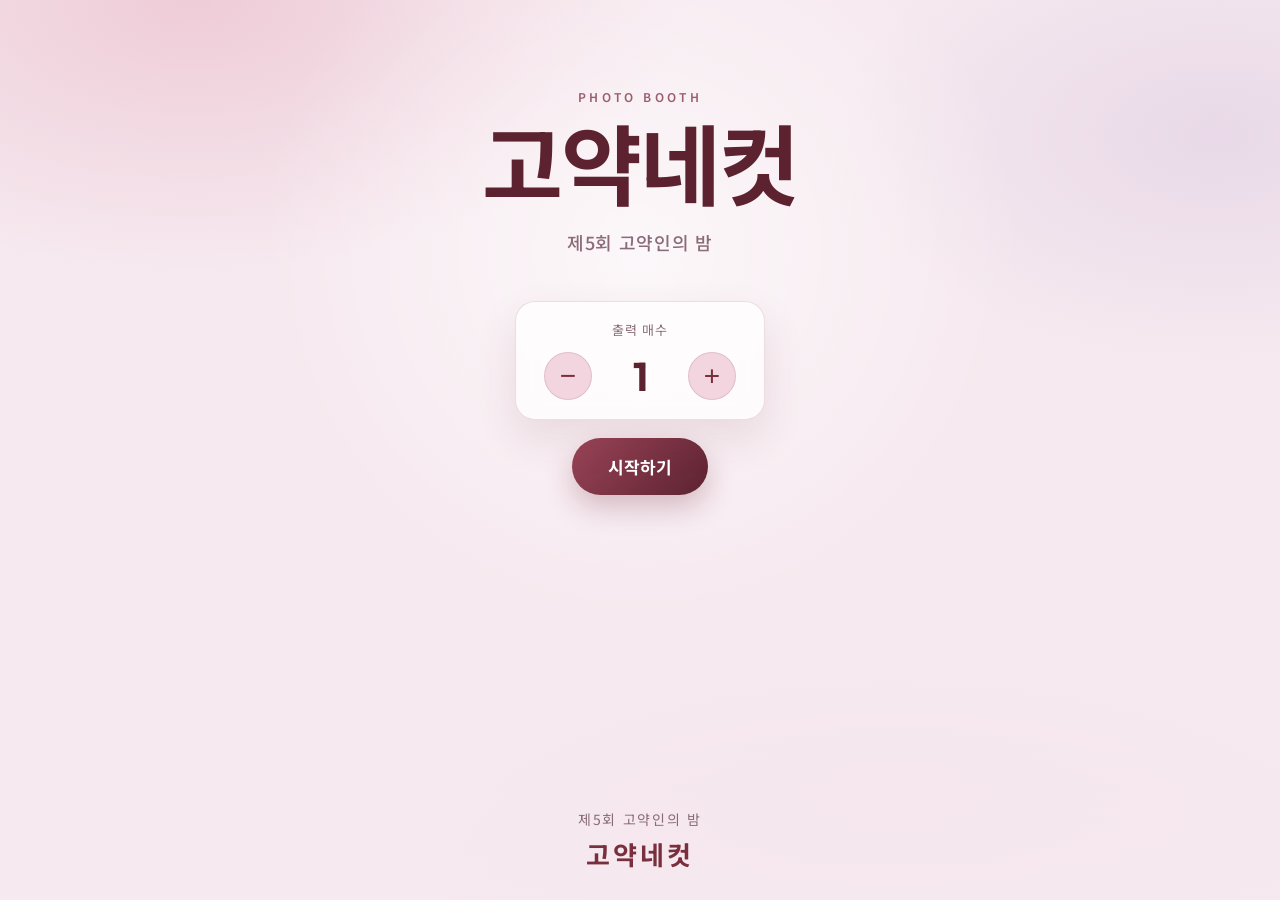
<file: index.html>
<!DOCTYPE html>
<html lang="ko">
<head>
  <meta charset="UTF-8" />
  <meta name="viewport" content="width=device-width, initial-scale=1, maximum-scale=1, user-scalable=no, viewport-fit=cover" />
  <meta name="apple-mobile-web-app-capable" content="yes" />
  <meta name="apple-mobile-web-app-status-bar-style" content="default" />
  <meta name="theme-color" content="#F6E9EF" />
  <title>고약네컷 — 제5회 고약인의 밤</title>
  <link rel="preconnect" href="https://fonts.googleapis.com" />
  <link rel="preconnect" href="https://fonts.gstatic.com" crossorigin />
  <link href="https://fonts.googleapis.com/css2?family=Outfit:wght@500;600;700&family=Noto+Sans+KR:wght@400;500;700&display=swap" rel="stylesheet" />
  <link rel="stylesheet" href="css/styles.css" />
  <script src="js/qrcode.min.js"></script>
</head>
<body>
  <div id="app">
    <section id="screen-start" class="screen active">
      <div class="start-bg"></div>
      <div class="start-content">
        <p class="eyebrow">PHOTO BOOTH</p>
        <h1 class="brand">고약네컷</h1>
        <p class="subtitle">제5회 고약인의 밤</p>
        <div class="qty-panel">
          <span class="qty-label">출력 매수</span>
          <div class="qty-controls">
            <button type="button" class="qty-btn" id="qty-minus" aria-label="감소">−</button>
            <span class="qty-value" id="qty-value">1</span>
            <button type="button" class="qty-btn" id="qty-plus" aria-label="증가">+</button>
          </div>
        </div>
        <button type="button" class="btn btn-primary" id="btn-start">시작하기</button>
      </div>
      <footer class="event-footer">
        <p>제5회 고약인의 밤</p>
        <p class="footer-brand">고약네컷</p>
      </footer>
    </section>

    <!-- 2. 프레임 선택 — 100×148mm 레이아웃 미리보기 -->
    <section id="screen-frame" class="screen">
      <header class="topbar">
        <button type="button" class="btn-text" data-back="start">← 뒤로</button>
        <h2>프레임 선택</h2>
        <span class="topbar-spacer"></span>
      </header>
      <div class="frame-layout">
        <div class="frame-preview-wrap">
          <div class="guide-frame" id="guide-frame">
            <div class="guide-safe"></div>
            <div class="guide-slot" data-n="1"><span>1</span></div>
            <div class="guide-slot" data-n="2"><span>2</span></div>
            <div class="guide-slot" data-n="3"><span>3</span></div>
            <div class="guide-slot" data-n="4"><span>4</span></div>
            <div class="frame-chrome" id="preview-chrome"></div>
          </div>
          <p class="hint">원하는 프레임을 선택하세요</p>
        </div>
        <div class="frame-picker">
          <div class="frame-grid" id="frame-grid"></div>
          <button type="button" class="btn btn-primary" id="btn-frame-next" disabled>다음</button>
        </div>
      </div>
    </section>

    <section id="screen-capture" class="screen">
      <header class="topbar">
        <button type="button" class="btn-text" data-back="frame">← 뒤로</button>
        <h2>사진 촬영</h2>
        <span class="progress-badge" id="capture-progress">0/8</span>
      </header>
      <div class="capture-stage">
        <div class="camera-viewport" id="camera-viewport">
          <video id="capture-video" autoplay playsinline muted></video>
          <canvas id="capture-canvas" hidden></canvas>
          <div class="shot-progress" id="shot-progress" aria-live="polite">0/8</div>
          <div class="countdown" id="countdown" hidden></div>
          <div class="shutter-flash" id="shutter-flash"></div>
          <img id="capture-result" class="capture-result" alt="촬영 결과" hidden />
        </div>
        <button type="button" class="btn btn-primary btn-large" id="btn-shoot">촬영시작</button>
      </div>
    </section>

    <section id="screen-select" class="screen">
      <header class="topbar">
        <button type="button" class="btn-text" id="btn-retake">재촬영</button>
        <h2>사진 선택 <span id="select-count">(0/4)</span></h2>
        <span class="topbar-spacer"></span>
      </header>
      <div class="select-layout">
        <div class="select-frame-preview guide-frame" id="select-frame-preview">
          <div class="guide-slot slot" data-slot="0"><span>1</span><img alt="" /></div>
          <div class="guide-slot slot" data-slot="1"><span>2</span><img alt="" /></div>
          <div class="guide-slot slot" data-slot="2"><span>3</span><img alt="" /></div>
          <div class="guide-slot slot" data-slot="3"><span>4</span><img alt="" /></div>
          <div class="frame-chrome select-chrome" id="select-chrome"></div>
        </div>
        <div class="thumb-panel">
          <p class="hint">원하는 사진 4장을 순서대로 선택하세요</p>
          <div class="thumb-grid" id="thumb-grid"></div>
          <button type="button" class="btn btn-primary" id="btn-select-next" disabled>합성하기</button>
        </div>
      </div>
    </section>

    <section id="screen-compose" class="screen">
      <header class="topbar">
        <span class="topbar-spacer"></span>
        <h2>사진 합성</h2>
        <span class="topbar-spacer"></span>
      </header>
      <div class="compose-layout">
        <div class="compose-preview-wrap">
          <img id="compose-preview" alt="합성 미리보기" />
          <p class="hint" id="compose-status">고해상도 이미지를 생성하고 있습니다…</p>
        </div>
        <div class="compose-side">
          <div class="qr-box">
            <canvas id="compose-qr-canvas" width="180" height="180"></canvas>
            <p>QR을 스캔하면<br />사진이 바로 열립니다</p>
          </div>
          <button type="button" class="btn btn-primary" id="btn-compose-next" disabled>인쇄하기</button>
        </div>
      </div>
    </section>

    <section id="screen-print" class="screen">
      <header class="topbar">
        <span class="topbar-spacer"></span>
        <h2>사진 인쇄</h2>
        <span class="topbar-spacer"></span>
      </header>
      <div class="print-layout">
        <div class="print-preview-wrap">
          <img id="print-preview" alt="인쇄 미리보기" />
        </div>
        <div class="print-side">
          <div class="qr-box">
            <canvas id="qr-canvas" width="180" height="180"></canvas>
            <p>QR코드를 스캔하여<br />사진을 다운로드하세요</p>
          </div>
          <p class="print-status" id="print-status">CP1500으로 인쇄를 준비합니다…</p>
          <div class="print-actions">
            <button type="button" class="btn btn-primary" id="btn-print">인쇄 시작</button>
            <button type="button" class="btn btn-secondary" id="btn-download">사진 저장</button>
            <button type="button" class="btn btn-secondary" id="btn-home">처음 화면으로</button>
          </div>
        </div>
      </div>
    </section>
  </div>

  <div id="print-area" aria-hidden="true">
    <img id="print-image" alt="" />
  </div>

  <script src="js/audio.js"></script>
  <script src="js/camera.js"></script>
  <script src="js/compose.js"></script>
  <script src="js/share.js"></script>
  <script src="js/app.js"></script>
</body>
</html>
</file>
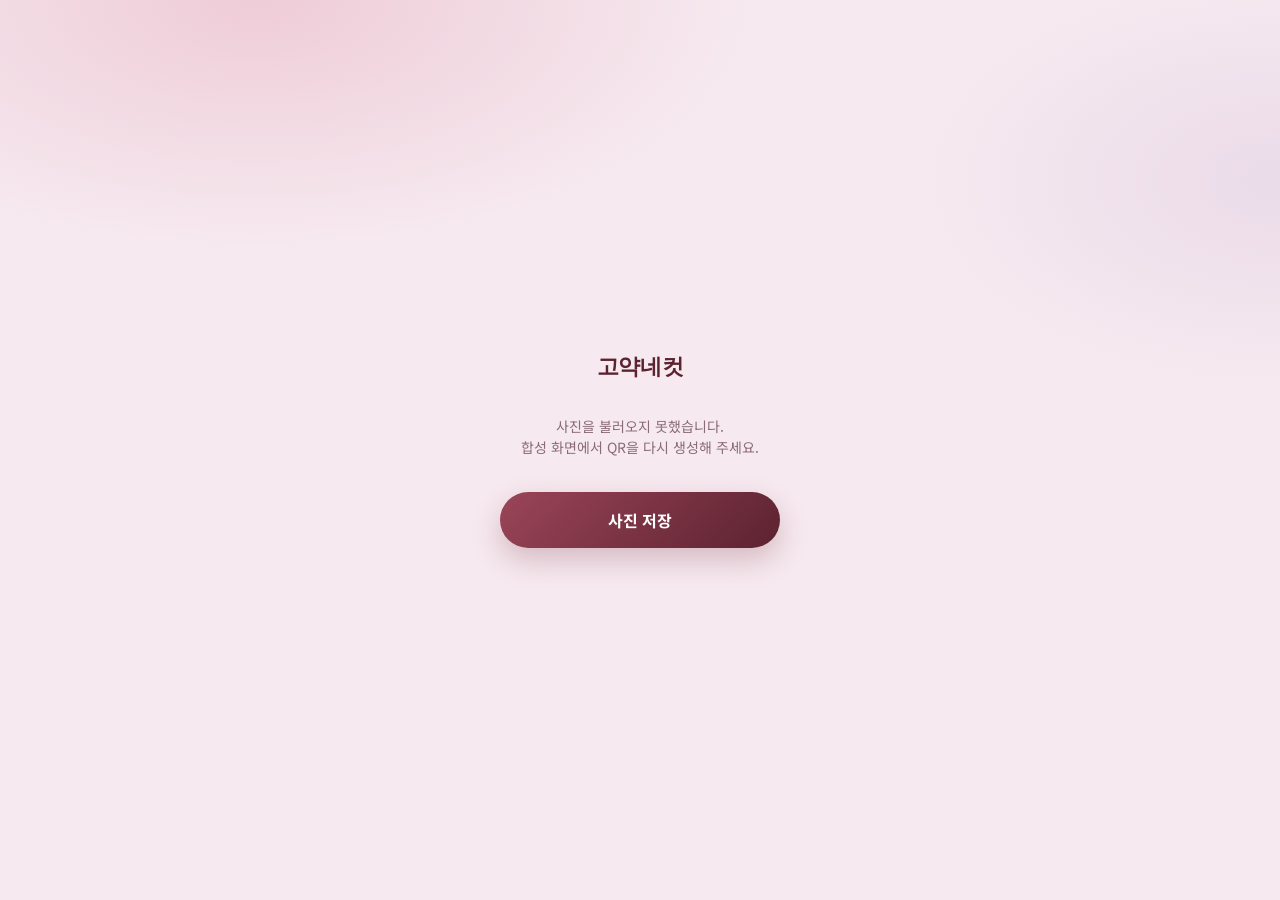
<file: download.html>
<!DOCTYPE html>
<html lang="ko">
<head>
  <meta charset="UTF-8" />
  <meta name="viewport" content="width=device-width, initial-scale=1, maximum-scale=1, viewport-fit=cover" />
  <meta name="theme-color" content="#F6E9EF" />
  <title>고약네컷 사진 저장</title>
  <link href="https://fonts.googleapis.com/css2?family=Outfit:wght@600;700&family=Noto+Sans+KR:wght@500;700&display=swap" rel="stylesheet" />
  <style>
    * { box-sizing: border-box; }
    body {
      margin: 0;
      min-height: 100vh;
      background:
        radial-gradient(ellipse 70% 50% at 20% 0%, rgba(232, 180, 196, 0.55), transparent 55%),
        radial-gradient(ellipse 55% 45% at 100% 20%, rgba(217, 198, 224, 0.4), transparent 50%),
        #F6E9EF;
      color: #3A2430;
      font-family: "Noto Sans KR", sans-serif;
      display: flex;
      flex-direction: column;
      align-items: center;
      justify-content: center;
      padding: 24px;
      gap: 20px;
    }
    h1 {
      margin: 0;
      font-family: "Outfit", sans-serif;
      font-size: 22px;
      font-weight: 700;
      color: #5C2230;
      letter-spacing: -0.02em;
    }
    #photo {
      max-width: min(100%, 420px);
      max-height: 65vh;
      border-radius: 16px;
      border: 1px solid rgba(122, 47, 63, 0.12);
      background: #fff;
      box-shadow: 0 18px 40px rgba(122, 47, 63, 0.12);
      display: none;
    }
    #msg {
      color: #8A6B78;
      text-align: center;
      line-height: 1.5;
      font-size: 14px;
      white-space: pre-line;
    }
    .btn {
      display: block;
      width: min(280px, 100%);
      text-align: center;
      text-decoration: none;
      border-radius: 999px;
      padding: 16px 24px;
      font-size: 16px;
      font-weight: 700;
      background: linear-gradient(135deg, #9A4558, #5C2230);
      color: #fff;
      box-shadow: 0 12px 28px rgba(122, 47, 63, 0.25);
    }
  </style>
</head>
<body>
  <h1>고약네컷</h1>
  <p id="msg">사진을 불러오는 중…</p>
  <img id="photo" alt="고약네컷 사진" />
  <a class="btn" id="btn-save" hidden>사진 저장</a>

  <script src="js/share.js"></script>
  <script>
    (async function () {
      const params = new URLSearchParams(location.search);
      const imgParam = params.get("img");
      const id = params.get("v");
      const msg = document.getElementById("msg");
      const photo = document.getElementById("photo");
      const btnSave = document.getElementById("btn-save");

      try {
        let href = null;

        if (imgParam) {
          href = decodeURIComponent(imgParam);
          photo.src = href;
        } else if (id && typeof PhotoShare !== "undefined") {
          const row = await PhotoShare.loadLocal(id);
          if (!row || !row.dataUrl) throw new Error("not found");
          href = row.dataUrl;
          photo.src = href;
        } else {
          throw new Error("no photo");
        }

        await new Promise((res, rej) => {
          photo.onload = res;
          photo.onerror = rej;
        });

        photo.style.display = "block";
        msg.textContent = "사진을 길게 누르거나\n아래 버튼으로 저장하세요";
        btnSave.hidden = false;
        btnSave.href = href;
        btnSave.setAttribute("download", "goyak-necut.jpg");
        if (!href.startsWith("data:")) {
          btnSave.target = "_blank";
          btnSave.rel = "noopener";
        } else {
          setTimeout(() => {
            const a = document.createElement("a");
            a.href = href;
            a.download = "goyak-necut.jpg";
            document.body.appendChild(a);
            a.click();
            a.remove();
          }, 300);
        }
      } catch (e) {
        console.error(e);
        msg.textContent = "사진을 불러오지 못했습니다.\n합성 화면에서 QR을 다시 생성해 주세요.";
      }
    })();
  </script>
</body>
</html>
</file>
<file: css/styles.css>
:root {
  /* 파스텔 + 버건디 */
  --bg-deep: #F6E9EF;
  --bg-panel: #FBF3F6;
  --bg-elevated: #FFFFFF;
  --burgundy: #7A2F3F;
  --burgundy-deep: #5C2230;
  --blush: #E8B4C4;
  --blush-soft: #F2D5DE;
  --mist: #D9C6E0;
  --ink: #3A2430;
  --muted: #8A6B78;
  --line: rgba(122, 47, 63, 0.14);
  --radius: 20px;
  --shadow: 0 18px 40px rgba(122, 47, 63, 0.12);
  --font-display: "Outfit", "Noto Sans KR", sans-serif;
  --font-body: "Noto Sans KR", sans-serif;
  /* 하위 호환 별칭 */
  --gold: var(--burgundy);
  --gold-soft: var(--burgundy);
}

*,
*::before,
*::after {
  box-sizing: border-box;
  -webkit-tap-highlight-color: transparent;
}

html,
body {
  margin: 0;
  height: 100%;
  overflow: hidden;
  background: var(--bg-deep);
  color: var(--ink);
  font-family: var(--font-body);
  touch-action: manipulation;
}

body {
  background:
    radial-gradient(ellipse 70% 55% at 15% 0%, rgba(232, 180, 196, 0.55), transparent 55%),
    radial-gradient(ellipse 60% 50% at 95% 15%, rgba(217, 198, 224, 0.45), transparent 50%),
    radial-gradient(ellipse 70% 45% at 70% 100%, rgba(122, 47, 63, 0.08), transparent 55%),
    var(--bg-deep);
}

#app {
  height: 100%;
  width: 100%;
  position: relative;
}

.screen {
  display: none;
  height: 100%;
  width: 100%;
  padding: max(16px, env(safe-area-inset-top)) 24px max(16px, env(safe-area-inset-bottom));
  flex-direction: column;
  animation: fadeIn 0.35s ease;
}

.screen.active {
  display: flex;
}

@keyframes fadeIn {
  from { opacity: 0; transform: translateY(8px); }
  to { opacity: 1; transform: none; }
}

/* —— Start —— */
#screen-start {
  justify-content: space-between;
  align-items: center;
  text-align: center;
  position: relative;
  overflow: hidden;
}

.start-bg {
  position: absolute;
  inset: 0;
  background:
    radial-gradient(circle at 50% 28%, rgba(255, 255, 255, 0.65), transparent 42%),
    linear-gradient(180deg, transparent 55%, rgba(246, 233, 239, 0.95) 100%);
  pointer-events: none;
}

.start-content {
  position: relative;
  z-index: 1;
  display: flex;
  flex-direction: column;
  align-items: center;
  gap: 18px;
  margin-top: 8vh;
}

.eyebrow {
  letter-spacing: 0.28em;
  font-size: 12px;
  color: var(--burgundy);
  margin: 0;
  font-weight: 600;
  opacity: 0.75;
}

.brand {
  font-family: var(--font-display);
  font-size: clamp(52px, 11vw, 88px);
  font-weight: 700;
  margin: 0;
  line-height: 1;
  color: var(--burgundy-deep);
  letter-spacing: -0.02em;
  animation: brandFloat 3.2s ease-in-out infinite alternate;
}

@keyframes brandFloat {
  from { transform: translateY(0); text-shadow: 0 8px 24px rgba(122, 47, 63, 0.08); }
  to { transform: translateY(-4px); text-shadow: 0 16px 36px rgba(122, 47, 63, 0.16); }
}

.subtitle {
  margin: 0;
  font-size: 18px;
  color: var(--muted);
  letter-spacing: 0.04em;
  font-weight: 500;
}

.qty-panel {
  margin-top: 28px;
  padding: 18px 28px;
  background: rgba(255, 255, 255, 0.72);
  border: 1px solid var(--line);
  border-radius: var(--radius);
  display: flex;
  flex-direction: column;
  gap: 12px;
  min-width: 220px;
  backdrop-filter: blur(10px);
  box-shadow: var(--shadow);
}

.qty-label {
  font-size: 13px;
  color: var(--muted);
  letter-spacing: 0.06em;
}

.qty-controls {
  display: flex;
  align-items: center;
  justify-content: center;
  gap: 24px;
}

.qty-btn {
  width: 48px;
  height: 48px;
  border-radius: 50%;
  border: 1px solid var(--line);
  background: var(--blush-soft);
  color: var(--burgundy);
  font-size: 28px;
  line-height: 1;
  cursor: pointer;
}

.qty-btn:active {
  transform: scale(0.94);
  background: var(--burgundy);
  color: #fff;
}

.qty-value {
  font-family: var(--font-display);
  font-size: 40px;
  min-width: 48px;
  color: var(--burgundy-deep);
  font-weight: 700;
}

.event-footer {
  position: relative;
  z-index: 1;
  text-align: center;
  padding-bottom: 12px;
}

.event-footer p {
  margin: 0;
  color: var(--muted);
  font-size: 14px;
  letter-spacing: 0.12em;
}

.event-footer .footer-brand {
  margin-top: 6px;
  font-family: var(--font-display);
  font-size: 26px;
  color: var(--burgundy);
  letter-spacing: 0.12em;
  font-weight: 700;
}

/* —— Buttons —— */
.btn {
  border: none;
  border-radius: 999px;
  padding: 16px 36px;
  font-family: var(--font-body);
  font-size: 17px;
  font-weight: 700;
  cursor: pointer;
  transition: transform 0.15s ease, opacity 0.15s ease, background 0.15s ease;
}

.btn:disabled {
  opacity: 0.4;
  cursor: not-allowed;
}

.btn:not(:disabled):active {
  transform: scale(0.97);
}

.btn-primary {
  background: linear-gradient(135deg, #9A4558, var(--burgundy-deep));
  color: #fff;
  box-shadow: 0 12px 28px rgba(122, 47, 63, 0.28);
}

.btn-secondary {
  background: rgba(255, 255, 255, 0.7);
  color: var(--burgundy);
  border: 1px solid var(--line);
}

.btn-large {
  padding: 20px 56px;
  font-size: 20px;
}

.btn-text {
  background: none;
  border: none;
  color: var(--muted);
  font-size: 15px;
  cursor: pointer;
  padding: 8px;
}

.topbar {
  display: flex;
  align-items: center;
  justify-content: space-between;
  margin-bottom: 12px;
  flex-shrink: 0;
}

.topbar h2 {
  margin: 0;
  font-size: 18px;
  font-weight: 500;
  letter-spacing: 0.04em;
}

.topbar-spacer {
  width: 64px;
}

.progress-badge {
  min-width: 64px;
  text-align: right;
  font-variant-numeric: tabular-nums;
  color: var(--gold);
  font-weight: 700;
}

.hint {
  color: var(--muted);
  font-size: 13px;
  text-align: center;
  margin: 8px 0 0;
}

/* —— Frame select —— */
.frame-layout,
.select-layout,
.compose-layout,
.print-layout {
  flex: 1;
  display: grid;
  grid-template-columns: 1.1fr 1fr;
  gap: 24px;
  min-height: 0;
  align-items: stretch;
}

.frame-preview-wrap,
.compose-preview-wrap,
.print-preview-wrap {
  display: flex;
  flex-direction: column;
  align-items: center;
  justify-content: center;
  min-height: 0;
}

.live-frame {
  position: relative;
  width: min(42vh, 100%);
  aspect-ratio: 1080 / 1920;
  background: #111;
  border-radius: 12px;
  overflow: hidden;
  box-shadow: var(--shadow);
  border: 1px solid var(--line);
}

.live-frame video,
#capture-video {
  width: 100%;
  height: 100%;
  object-fit: cover;
  transform: scaleX(-1);
}

.slot-overlay {
  position: absolute;
  inset: 8% 7% 14% 7%;
  display: grid;
  grid-template-columns: 1fr 1fr;
  grid-template-rows: 1fr 1fr;
  gap: 3%;
  pointer-events: none;
  z-index: 2;
}

.slot-label {
  border: 1px dashed rgba(255, 255, 255, 0.45);
  display: flex;
  align-items: center;
  justify-content: center;
  color: rgba(255, 255, 255, 0.7);
  font-family: var(--font-display);
  font-size: 28px;
  background: rgba(0, 0, 0, 0.15);
}

.frame-chrome {
  position: absolute;
  inset: 0;
  pointer-events: none;
  z-index: 3;
  background-size: cover;
  background-position: center;
  background-repeat: no-repeat;
}

.frame-chrome.white-frame {
  box-shadow: inset 0 0 0 14px #f7f4ec;
  background:
    linear-gradient(#f7f4ec, #f7f4ec) top / 100% 8% no-repeat,
    linear-gradient(#f7f4ec, #f7f4ec) bottom / 100% 12% no-repeat,
    linear-gradient(#f7f4ec, #f7f4ec) left / 7% 100% no-repeat,
    linear-gradient(#f7f4ec, #f7f4ec) right / 7% 100% no-repeat;
}

.frame-chrome.white-frame::after,
.frame-chrome.black-frame::after {
  content: "고약네컷";
  position: absolute;
  bottom: 3.5%;
  left: 0;
  right: 0;
  text-align: center;
  font-family: var(--font-display);
  font-size: clamp(14px, 2.4vh, 22px);
  letter-spacing: 0.18em;
}

.frame-chrome.white-frame::after {
  color: #2a2418;
}

.frame-chrome.black-frame {
  box-shadow: inset 0 0 0 14px #0a0a0a;
  background:
    linear-gradient(#0a0a0a, #0a0a0a) top / 100% 8% no-repeat,
    linear-gradient(#0a0a0a, #0a0a0a) bottom / 100% 12% no-repeat,
    linear-gradient(#0a0a0a, #0a0a0a) left / 7% 100% no-repeat,
    linear-gradient(#0a0a0a, #0a0a0a) right / 7% 100% no-repeat;
}

.frame-chrome.black-frame::after {
  color: #f0e6c8;
}

.frame-chrome.custom-frame {
  background-color: transparent;
  background-size: 100% 100%;
  background-position: center;
  background-repeat: no-repeat;
  z-index: 5;
}

.guide-frame.theme-custom {
  background: #111;
}

.guide-frame.theme-custom .guide-safe,
.guide-frame.theme-custom .guide-slot {
  /* 프레임 이미지가 슬롯을 보여 주므로 가이드 선은 약하게 */
  opacity: 0.35;
}

.frame-grid {
  grid-template-columns: repeat(auto-fill, minmax(120px, 1fr)) !important;
}

.frame-picker {
  display: flex;
  flex-direction: column;
  gap: 16px;
  justify-content: center;
}

.frame-grid {
  display: grid;
  grid-template-columns: repeat(2, 1fr);
  gap: 12px;
  max-height: 50vh;
  overflow: auto;
}

.frame-card {
  aspect-ratio: 2 / 3;
  border-radius: 12px;
  border: 2px solid transparent;
  background: var(--bg-elevated);
  cursor: pointer;
  overflow: hidden;
  position: relative;
  display: flex;
  align-items: flex-end;
  justify-content: center;
  padding-bottom: 10px;
}

.frame-card.selected {
  border-color: var(--burgundy);
  box-shadow: 0 0 0 3px rgba(122, 47, 63, 0.18);
}

.frame-card span {
  font-size: 13px;
  color: var(--ink);
  background: rgba(0, 0, 0, 0.45);
  padding: 4px 10px;
  border-radius: 999px;
  z-index: 1;
}

.frame-card.white { background: #F6E9EF; }
.frame-card.white span { color: #5C2230; background: rgba(255,255,255,0.75); }
.frame-card.black { background: #5C2230; }
.frame-card.custom {
  background-size: cover;
  background-position: center;
}

.frame-add {
  display: inline-flex;
  align-items: center;
  justify-content: center;
  text-align: center;
  cursor: pointer;
}

/* —— Capture —— */
.capture-stage {
  flex: 1;
  display: flex;
  flex-direction: column;
  align-items: center;
  justify-content: center;
  gap: 20px;
  min-height: 0;
}

.camera-viewport {
  position: relative;
  width: min(92vw, 70vh * 2 / 3);
  aspect-ratio: 2 / 3;
  border-radius: 16px;
  overflow: hidden;
  background: #000;
  box-shadow: var(--shadow);
  border: 1px solid var(--line);
}

.countdown {
  position: absolute;
  inset: 0;
  display: flex;
  align-items: center;
  justify-content: center;
  font-family: var(--font-display);
  font-size: clamp(96px, 28vw, 180px);
  color: #fff;
  text-shadow: 0 8px 40px rgba(0, 0, 0, 0.6);
  background: rgba(0, 0, 0, 0.28);
  z-index: 5;
  animation: countPop 0.45s ease;
}

@keyframes countPop {
  from { transform: scale(1.35); opacity: 0.2; }
  to { transform: scale(1); opacity: 1; }
}

.shutter-flash {
  position: absolute;
  inset: 0;
  background: #fff;
  opacity: 0;
  pointer-events: none;
  z-index: 6;
}

.shutter-flash.on {
  animation: flash 0.25s ease;
}

@keyframes flash {
  0% { opacity: 0.9; }
  100% { opacity: 0; }
}

.capture-result {
  position: absolute;
  inset: 0;
  width: 100%;
  height: 100%;
  object-fit: cover;
  z-index: 4;
}

/* —— Select (가이드 절대좌표만 사용, grid 금지) —— */
.select-chrome {
  z-index: 3;
  pointer-events: none;
}

.thumb-panel {
  display: flex;
  flex-direction: column;
  gap: 12px;
  min-height: 0;
}

.thumb-grid {
  display: grid;
  grid-template-columns: repeat(4, 1fr);
  gap: 10px;
  overflow: auto;
  flex: 1;
  align-content: start;
}

.thumb {
  position: relative;
  aspect-ratio: 1080 / 1920;
  border-radius: 10px;
  overflow: hidden;
  border: 2px solid transparent;
  cursor: pointer;
  background: #000;
}

.thumb img {
  width: 100%;
  height: 100%;
  object-fit: cover;
  display: block;
}

.thumb.selected {
  border-color: var(--burgundy);
}

.thumb .order {
  position: absolute;
  top: 6px;
  right: 6px;
  width: 26px;
  height: 26px;
  border-radius: 50%;
  background: var(--burgundy);
  color: #fff;
  font-size: 13px;
  font-weight: 700;
  display: none;
  align-items: center;
  justify-content: center;
}

.thumb.selected .order {
  display: flex;
}

/* —— Compose / Print —— */
#compose-preview,
#print-preview {
  aspect-ratio: 1080 / 1920 !important;
  width: min(48vh, 100%);
  background: #111;
}

.compose-layout,
.print-layout {
  align-items: center;
}

.print-side {
  display: flex;
  flex-direction: column;
  align-items: center;
  gap: 20px;
}

.qr-box {
  background: rgba(255, 255, 255, 0.92);
  color: var(--ink);
  border-radius: 18px;
  padding: 20px;
  text-align: center;
  box-shadow: var(--shadow);
  border: 1px solid var(--line);
}

.qr-box canvas {
  width: 180px !important;
  height: 180px !important;
  display: block;
  margin: 0 auto 12px;
}

.qr-box p {
  margin: 0;
  font-size: 14px;
  line-height: 1.5;
}

.print-status {
  color: var(--muted);
  text-align: center;
  min-height: 1.4em;
}

.print-actions {
  display: flex;
  flex-direction: column;
  gap: 10px;
  width: min(280px, 100%);
}

.print-actions .btn {
  width: 100%;
}

/* —— Print media (4x6 inch) —— */
#print-area {
  display: none;
}

@media print {
  @page {
    size: 100mm 148mm;
    margin: 0;
  }

  html,
  body {
    background: #fff !important;
    margin: 0 !important;
    padding: 0 !important;
    width: 100mm;
    height: 148mm;
    overflow: hidden;
  }

  #app {
    display: none !important;
  }

  #print-area {
    display: block !important;
    width: 100mm;
    height: 148mm;
    margin: 0;
    padding: 0;
  }

  #print-image {
    display: block;
    width: 100mm;
    height: 148mm;
    object-fit: fill;
  }
}

/* —— Responsive —— */
@media (max-width: 900px), (orientation: portrait) {
  .frame-layout,
  .select-layout,
  .compose-layout,
  .print-layout {
    grid-template-columns: 1fr;
    grid-template-rows: auto 1fr;
  }

  .live-frame,
  .select-frame-preview,
  #compose-preview,
  #print-preview {
    width: min(46vw, 36vh);
  }

  .camera-viewport {
    width: min(88vw, 58vh * 2 / 3);
  }
}


/* —— Frame picker only (no live preview) —— */
.frame-picker-only {
  flex: 1;
  display: flex;
  flex-direction: column;
  align-items: center;
  justify-content: center;
  gap: 20px;
  min-height: 0;
  max-width: 720px;
  margin: 0 auto;
  width: 100%;
}

.frame-picker-only .frame-grid {
  width: 100%;
  max-height: none;
  flex: 1;
  grid-template-columns: repeat(auto-fill, minmax(140px, 1fr));
}

.frame-picker-only .frame-add,
.frame-picker-only .btn-primary {
  min-width: 220px;
}

/* —— Capture progress overlay —— */
.progress-badge {
  min-width: 72px;
  padding: 6px 12px;
  border-radius: 999px;
  background: rgba(122, 47, 63, 0.1);
  border: 1px solid var(--line);
  text-align: center;
  font-variant-numeric: tabular-nums;
  color: var(--burgundy);
  font-weight: 700;
  font-size: 18px;
}

.shot-progress {
  position: absolute;
  top: 14px;
  right: 14px;
  z-index: 8;
  min-width: 72px;
  padding: 10px 16px;
  border-radius: 999px;
  background: rgba(92, 34, 48, 0.78);
  border: 1px solid rgba(242, 213, 222, 0.45);
  color: #F6E9EF;
  font-weight: 700;
  font-size: 22px;
  font-variant-numeric: tabular-nums;
  text-align: center;
  pointer-events: none;
  backdrop-filter: blur(6px);
}

.camera-viewport {
  aspect-ratio: 2 / 3;
}

/* —— Compose side QR —— */
.compose-side {
  display: flex;
  flex-direction: column;
  align-items: center;
  justify-content: center;
  gap: 20px;
}

.compose-layout {
  grid-template-columns: 1.1fr 0.9fr;
}

#compose-preview,
#print-preview {
  aspect-ratio: 1080 / 1920;
}

/* —— Viewer —— */
.viewer {
  position: fixed;
  inset: 0;
  z-index: 100;
  background: var(--bg-deep);
  display: flex;
  flex-direction: column;
  align-items: center;
  justify-content: center;
  gap: 20px;
  padding: 24px;
}

.viewer[hidden] {
  display: none !important;
}

.viewer img {
  max-width: min(100%, 420px);
  max-height: 70vh;
  object-fit: contain;
  border-radius: 12px;
  border: 1px solid var(--line);
}

.viewer-actions {
  display: flex;
  gap: 12px;
  flex-wrap: wrap;
  justify-content: center;
}



/* —— Guide frame 100×148 (1181×1748 @300dpi) —— */
.guide-frame {
  position: relative;
  width: min(42vh, 100%);
  aspect-ratio: 1080 / 1920;
  background: #F6E9EF;
  border-radius: 10px;
  overflow: hidden;
  box-shadow: var(--shadow);
  border: 1px solid var(--line);
}

.guide-frame.theme-black { background: #5C2230; }
.guide-frame.theme-white { background: #F6E9EF; }

.guide-safe {
  position: absolute;
  top: calc(100% * 40 / 1920);
  left: calc(100% * 30 / 1080);
  right: calc(100% * 30 / 1080);
  bottom: calc(100% * 200 / 1920);
  border: 1px dashed rgba(220, 60, 60, 0.45);
  pointer-events: none;
  z-index: 1;
}

/* 슬롯 510×755 @ (55,48) (616,48) (55,845) (616,845) */
.guide-slot {
  position: absolute !important;
  width: calc(100% * 466 / 1080);
  height: calc(100% * 668 / 1920);
  background: #1a1a1a;
  border: 1px solid rgba(160, 100, 200, 0.45);
  display: flex;
  align-items: center;
  justify-content: center;
  overflow: hidden;
  z-index: 2;
  box-sizing: border-box;
  margin: 0;
  padding: 0;
}

.guide-slot[data-n="1"],
.guide-slot[data-slot="0"] { left: calc(100% * 64 / 1080); top: calc(100% * 78 / 1920); }
.guide-slot[data-n="2"],
.guide-slot[data-slot="1"] { left: calc(100% * 550 / 1080); top: calc(100% * 78 / 1920); }
.guide-slot[data-n="3"],
.guide-slot[data-slot="2"] { left: calc(100% * 64 / 1080); top: calc(100% * 754 / 1920); }
.guide-slot[data-n="4"],
.guide-slot[data-slot="3"] { left: calc(100% * 550 / 1080); top: calc(100% * 754 / 1920); }

.guide-slot > span {
  color: rgba(255,255,255,0.45);
  font-family: var(--font-display);
  font-size: clamp(22px, 4vh, 36px);
  z-index: 1;
}

.guide-slot img {
  position: absolute;
  inset: 0;
  width: 100%;
  height: 100%;
  object-fit: cover;
  display: none;
  z-index: 2;
}

.guide-slot.has-photo > span { display: none; }
.guide-slot.has-photo img { display: block; }

/* 하단 문구 CAPTION y=1648 h=100 */
.guide-caption {
  position: absolute;
  left: 0;
  right: 0;
  top: calc(100% * 1480 / 1920);
  height: calc(100% * 440 / 1920);
  display: flex;
  flex-direction: column;
  justify-content: center;
  padding: 0 4% 0 4%;
  z-index: 2;
  border-top: 1px dashed rgba(122, 47, 63, 0.25);
  box-sizing: border-box;
}

.guide-caption-title {
  font-family: var(--font-display);
  font-size: clamp(14px, 2.2vh, 20px);
  letter-spacing: 0.04em;
  font-weight: 700;
  color: #7A2F3F;
}
.theme-black .guide-caption-title,
.theme-black .guide-caption-sub { color: #F2D5DE; }

.guide-caption-sub {
  font-size: clamp(10px, 1.4vh, 13px);
  color: #8A6B78;
  margin-top: 2px;
}

.guide-frame .frame-chrome {
  z-index: 4;
}

/* 카메라 뷰포트 = 사진 칸 비율 466:690 */
.camera-viewport {
  width: min(92vw, 72vh * 466 / 668) !important;
  aspect-ratio: 1080 / 1920 !important;
}

.capture-result {
  object-fit: cover;
  width: 100%;
  height: 100%;
}

#capture-video {
  object-fit: cover;
  width: 100%;
  height: 100%;
  transform: scaleX(-1);
}

#compose-preview,
#print-preview {
  aspect-ratio: 1080 / 1920 !important;
  width: min(48vh, 100%);
  background: #111;
}

/* select preview no longer uses old grid padding */
.select-frame-preview.guide-frame {
  display: block !important;
  position: relative !important;
  width: min(42vh, 100%);
  aspect-ratio: 1080 / 1920;
  padding: 0 !important;
  margin: 0 auto;
  grid-template-columns: none !important;
  grid-template-rows: none !important;
  gap: 0 !important;
}

.frame-layout {
  flex: 1;
  display: grid;
  grid-template-columns: 1.05fr 1fr;
  gap: 24px;
  min-height: 0;
  align-items: center;
}

@media (max-width: 900px), (orientation: portrait) {
  .frame-layout {
    grid-template-columns: 1fr;
  }
  .guide-frame {
    width: min(46vw, 40vh);
  }
}
</file>
